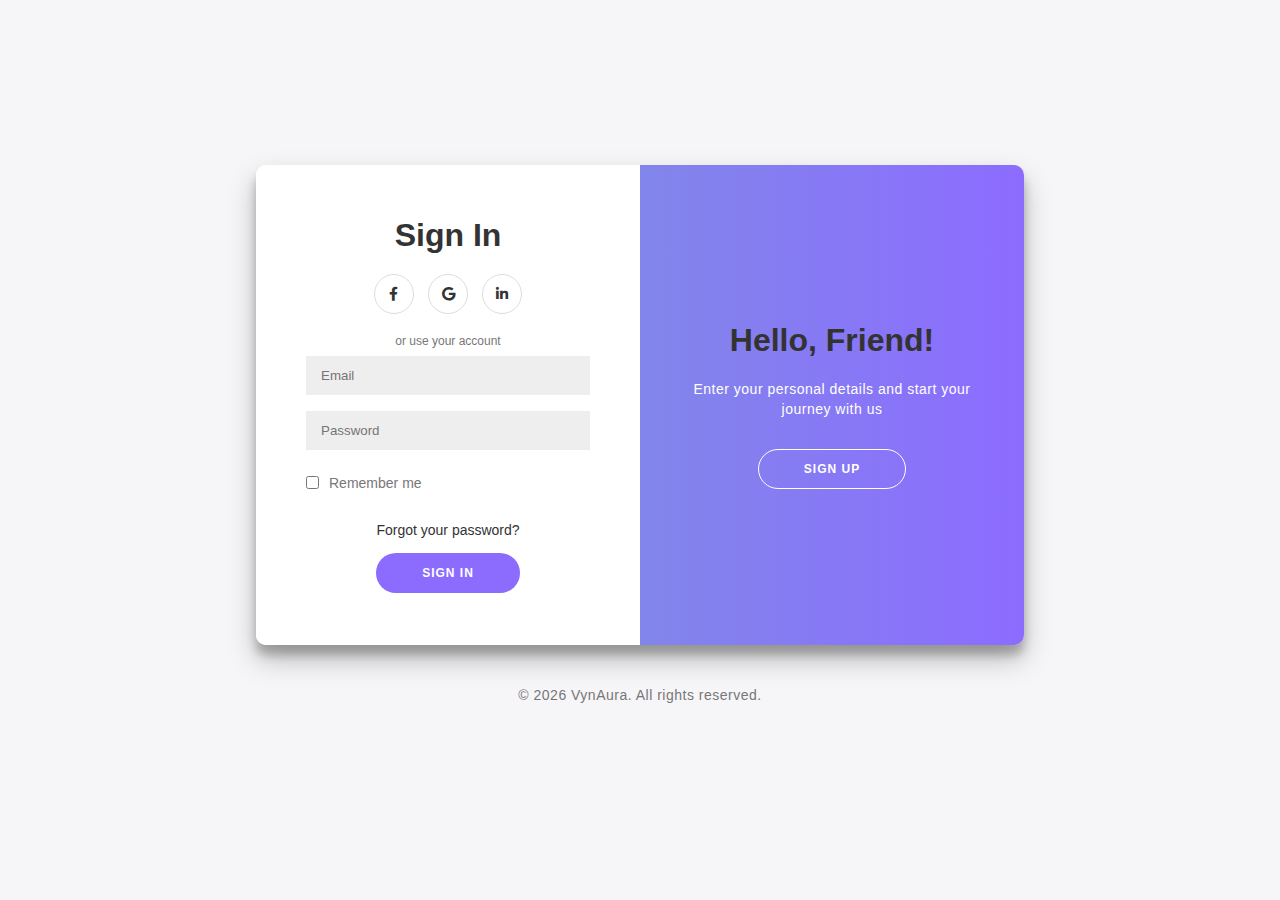
<file: login.html>
<!DOCTYPE html>
<html lang="en">
<head>
    <meta charset="UTF-8">
    <meta name="viewport" content="width=device-width, initial-scale=1.0">
    <title>VynAura - Sign In & Sign Up</title>
    <link rel="stylesheet" href="https://cdnjs.cloudflare.com/ajax/libs/font-awesome/5.15.3/css/all.min.css">
    <style>
        * {
            box-sizing: border-box;
            margin: 0;
            padding: 0;
        }

        body {
            background: #f6f5f7;
            font-family: 'Montserrat', sans-serif;
            display: flex;
            flex-direction: column;
            align-items: center;
            justify-content: center;
            min-height: 100vh;
            margin: 0;
        }

        .container {
            background-color: #fff;
            border-radius: 10px;
            box-shadow: 0 14px 28px rgba(0,0,0,0.25), 0 10px 10px rgba(0,0,0,0.22);
            position: relative;
            overflow: hidden;
            width: 768px;
            max-width: 100%;
            min-height: 480px;
        }

        h1 {
            font-weight: bold;
            margin: 0;
            color: #333;
        }

        p {
            font-size: 14px;
            font-weight: 100;
            line-height: 20px;
            letter-spacing: 0.5px;
            margin: 20px 0 30px;
        }

        span {
            font-size: 12px;
            color: #777;
        }

        a {
            color: #333;
            font-size: 14px;
            text-decoration: none;
            margin: 15px 0;
        }

        button {
            border-radius: 20px;
            border: 1px solid #8c6cff7e;
            background-color: #8c6cff;
            color: #FFFFFF;
            font-size: 12px;
            font-weight: bold;
            padding: 12px 45px;
            letter-spacing: 1px;
            text-transform: uppercase;
            transition: transform 80ms ease-in;
            cursor: pointer;
        }

        button:active {
            transform: scale(0.95);
        }

        button:focus {
            outline: none;
        }

        button.ghost {
            background-color: transparent;
            border-color: #FFFFFF;
        }

        form {
            background-color: #FFFFFF;
            display: flex;
            align-items: center;
            justify-content: center;
            flex-direction: column;
            padding: 0 50px;
            height: 100%;
            text-align: center;
        }

        input {
            background-color: #eee;
            border: none;
            padding: 12px 15px;
            margin: 8px 0;
            width: 100%;
        }

        .form-container {
            position: absolute;
            top: 0;
            height: 100%;
            transition: all 0.6s ease-in-out;
        }

        .sign-in-container {
            left: 0;
            width: 50%;
            z-index: 2;
        }

        .container.right-panel-active .sign-in-container {
            transform: translateX(100%);
        }

        .sign-up-container {
            left: 0;
            width: 50%;
            opacity: 0;
            z-index: 1;
        }

        .container.right-panel-active .sign-up-container {
            transform: translateX(100%);
            opacity: 1;
            z-index: 5;
            animation: show 0.6s;
        }

        @keyframes show {
            0%, 49.99% {
                opacity: 0;
                z-index: 1;
            }
            
            50%, 100% {
                opacity: 1;
                z-index: 5;
            }
        }

        .overlay-container {
            position: absolute;
            top: 0;
            left: 50%;
            width: 50%;
            height: 100%;
            overflow: hidden;
            transition: transform 0.6s ease-in-out;
            z-index: 100;
        }

        .container.right-panel-active .overlay-container{
            transform: translateX(-100%);
        }

        .overlay {
            background: #415eff;
            background: -webkit-linear-gradient(to right, #8c6cff, #1308a07c);
            background: linear-gradient(to right, #185db896, #8c6cff);
            background-repeat: no-repeat;
            background-size: cover;
            background-position: 0 0;
            color: #FFFFFF;
            position: relative;
            left: -100%;
            height: 100%;
            width: 200%;
            transform: translateX(0);
            transition: transform 0.6s ease-in-out;
        }

        .container.right-panel-active .overlay {
            transform: translateX(50%);
        }

        .overlay-panel {
            position: absolute;
            display: flex;
            align-items: center;
            justify-content: center;
            flex-direction: column;
            padding: 0 40px;
            text-align: center;
            top: 0;
            height: 100%;
            width: 50%;
            transform: translateX(0);
            transition: transform 0.6s ease-in-out;
        }

        .overlay-left {
            transform: translateX(-20%);
        }

        .container.right-panel-active .overlay-left {
            transform: translateX(0);
        }

        .overlay-right {
            right: 0;
            transform: translateX(0);
        }

        .container.right-panel-active .overlay-right {
            transform: translateX(20%);
        }

        .social-container {
            margin: 20px 0;
        }

        .social-container a {
            border: 1px solid #DDDDDD;
            border-radius: 50%;
            display: inline-flex;
            justify-content: center;
            align-items: center;
            margin: 0 5px;
            height: 40px;
            width: 40px;
            color: #333;
        }

        .social-container a:hover {
            background-color: #f5f5f5;
        }

        .remember-me {
            display: flex;
            align-items: center;
            width: 100%;
            margin: 10px 0;
        }

        .remember-me input {
            width: auto;
            margin-right: 10px;
        }

        .remember-me label {
            font-size: 14px;
            color: #777;
        }

        footer {
            margin-top: 20px;
            color: #777;
            font-size: 12px;
        }

        /* Form validation styles */
        .error-message {
            color: #ff3860;
            font-size: 12px;
            margin-top: 5px;
            display: none;
        }

        input.error {
            border: 1px solid #ff3860;
        }

        .success-message {
            background: #23d160;
            color: white;
            padding: 10px;
            border-radius: 5px;
            margin: 10px 0;
            display: none;
        }
    </style>
</head>
<body>
    <div class="container" id="container">
        <div class="form-container sign-up-container">
            <form id="signupForm" action="https://formspree.io/f/mwpwnwbd" method="POST">
                <h1>Create Account</h1>
                <div class="social-container">
                    <a href="#" class="social"><i class="fab fa-facebook-f"></i></a>
                    <a href="#" class="social"><i class="fab fa-google"></i></a>
                    <a href="#" class="social"><i class="fab fa-linkedin-in"></i></a>
                </div>
                <span>or use your email for registration</span>
                <input type="text" name="name" placeholder="Full Name" required />
                <div class="error-message" id="nameError">Please enter your full name</div>
                
                <input type="email" name="email" placeholder="Email" required />
                <div class="error-message" id="emailError">Please enter a valid email address</div>
                
                <input type="password" name="password" placeholder="Password" required minlength="6" />
                <div class="error-message" id="passwordError">Password must be at least 6 characters</div>
                
                <button type="submit">Sign Up</button>
                <div class="success-message" id="signupSuccess">Account created successfully! Redirecting...</div>
            </form>
        </div>
        <div class="form-container sign-in-container">
            <form id="signinForm">
                <h1>Sign In</h1>
                <div class="social-container">
                    <a href="#" class="social"><i class="fab fa-facebook-f"></i></a>
                    <a href="#" class="social"><i class="fab fa-google"></i></a>
                    <a href="#" class="social"><i class="fab fa-linkedin-in"></i></a>
                </div>
                <span>or use your account</span>
                <input type="email" id="loginEmail" placeholder="Email" required />
                <div class="error-message" id="loginEmailError">Please enter your email</div>
                
                <input type="password" id="loginPassword" placeholder="Password" required />
                <div class="error-message" id="loginPasswordError">Please enter your password</div>
                
                <div class="remember-me">
                    <input type="checkbox" id="remember">
                    <label for="remember">Remember me</label>
                </div>
                <a href="#">Forgot your password?</a>
                <button type="submit">Sign In</button>
                <div class="success-message" id="signinSuccess">Login successful! Redirecting...</div>
            </form>
        </div>
        <div class="overlay-container">
            <div class="overlay">
                <div class="overlay-panel overlay-left">
                    <h1>Welcome Back!</h1>
                    <p>To keep connected with us please login with your personal info</p>
                    <button class="ghost" id="signIn">Sign In</button>
                </div>
                <div class="overlay-panel overlay-right">
                    <h1>Hello, Friend!</h1>
                    <p>Enter your personal details and start your journey with us</p>
                    <button class="ghost" id="signUp">Sign Up</button>
                </div>
            </div>
        </div>
    </div>

    <footer>
        <p>&copy; 2026 VynAura. All rights reserved.</p>
    </footer>

    <script>
        // Form switching
        const signUpButton = document.getElementById('signUp');
        const signInButton = document.getElementById('signIn');
        const container = document.getElementById('container');

        signUpButton.addEventListener('click', () => {
            container.classList.add('right-panel-active');
        });

        signInButton.addEventListener('click', () => {
            container.classList.remove('right-panel-active');
        });

        // Form validation and submission
        document.addEventListener('DOMContentLoaded', function() {
            const signupForm = document.getElementById('signupForm');
            const signinForm = document.getElementById('signinForm');

            // Sign Up Form Validation
            signupForm.addEventListener('submit', function(e) {
                e.preventDefault();
                
                if (validateSignUpForm()) {
                    // Show loading state
                    const submitBtn = this.querySelector('button[type="submit"]');
                    const originalText = submitBtn.innerHTML;
                    submitBtn.innerHTML = '<i class="fas fa-spinner fa-spin"></i> Creating Account...';
                    submitBtn.disabled = true;

                    // Submit to Formspree
                    const formData = new FormData(this);
                    
                    fetch(this.action, {
                        method: 'POST',
                        body: formData,
                        headers: {
                            'Accept': 'application/json'
                        }
                    })
                    .then(response => {
                        if (response.ok) {
                            // Show success message
                            document.getElementById('signupSuccess').style.display = 'block';
                            
                            // Store user data in localStorage
                            const userData = {
                                name: formData.get('name'),
                                email: formData.get('email'),
                                isLoggedIn: true
                            };
                            localStorage.setItem('vynaura_user', JSON.stringify(userData));
                            
                            // Redirect to sign-in page after 2 seconds
                            setTimeout(() => {
                                window.location.href = 'login.html';
                            }, 2000);
                        } else {
                            throw new Error('Form submission failed');
                        }
                    })
                    .catch(error => {
                        console.error('Error:', error);
                        alert('There was an error creating your account. Please try again.');
                        submitBtn.innerHTML = originalText;
                        submitBtn.disabled = false;
                    });
                }
            });

            // Sign In Form Validation
            signinForm.addEventListener('submit', function(e) {
                e.preventDefault();
                
                if (validateSignInForm()) {
                    // Show loading state
                    const submitBtn = this.querySelector('button[type="submit"]');
                    const originalText = submitBtn.innerHTML;
                    submitBtn.innerHTML = '<i class="fas fa-spinner fa-spin"></i> Signing In...';
                    submitBtn.disabled = true;

                    // Simulate authentication (replace with real auth)
                    const email = document.getElementById('loginEmail').value;
                    const password = document.getElementById('loginPassword').value;
                    
                    // For demo purposes - in real app, validate against backend
                    setTimeout(() => {
                        // Store user session
                        const userData = {
                            email: email,
                            name: email.split('@')[0], // Simple name extraction
                            isLoggedIn: true
                        };
                        localStorage.setItem('vynaura_user', JSON.stringify(userData));
                        
                        // Show success message
                        document.getElementById('signinSuccess').style.display = 'block';
                        
                        // Redirect to main page
                        setTimeout(() => {
                            window.location.href = 'index.html';
                        }, 1500);
                    }, 1000);
                }
            });

            // Real-time validation
            setupRealTimeValidation();
        });

        function validateSignUpForm() {
            let isValid = true;
            const name = document.querySelector('input[name="name"]');
            const email = document.querySelector('input[name="email"]');
            const password = document.querySelector('input[name="password"]');

            // Reset errors
            document.querySelectorAll('.error-message').forEach(msg => msg.style.display = 'none');
            document.querySelectorAll('input').forEach(input => input.classList.remove('error'));

            // Name validation
            if (!name.value.trim()) {
                document.getElementById('nameError').style.display = 'block';
                name.classList.add('error');
                isValid = false;
            }

            // Email validation
            if (!validateEmail(email.value)) {
                document.getElementById('emailError').style.display = 'block';
                email.classList.add('error');
                isValid = false;
            }

            // Password validation
            if (password.value.length < 6) {
                document.getElementById('passwordError').style.display = 'block';
                password.classList.add('error');
                isValid = false;
            }

            return isValid;
        }

        function validateSignInForm() {
            let isValid = true;
            const email = document.getElementById('loginEmail');
            const password = document.getElementById('loginPassword');

            // Reset errors
            document.querySelectorAll('.error-message').forEach(msg => msg.style.display = 'none');
            document.querySelectorAll('input').forEach(input => input.classList.remove('error'));

            // Email validation
            if (!email.value.trim()) {
                document.getElementById('loginEmailError').style.display = 'block';
                email.classList.add('error');
                isValid = false;
            }

            // Password validation
            if (!password.value.trim()) {
                document.getElementById('loginPasswordError').style.display = 'block';
                password.classList.add('error');
                isValid = false;
            }

            return isValid;
        }

        function validateEmail(email) {
            const re = /^[^\s@]+@[^\s@]+\.[^\s@]+$/;
            return re.test(email);
        }

        function setupRealTimeValidation() {
            // Sign up form real-time validation
            document.querySelector('input[name="name"]').addEventListener('input', function() {
                if (this.value.trim()) {
                    this.classList.remove('error');
                    document.getElementById('nameError').style.display = 'none';
                }
            });

            document.querySelector('input[name="email"]').addEventListener('input', function() {
                if (validateEmail(this.value)) {
                    this.classList.remove('error');
                    document.getElementById('emailError').style.display = 'none';
                }
            });

            document.querySelector('input[name="password"]').addEventListener('input', function() {
                if (this.value.length >= 6) {
                    this.classList.remove('error');
                    document.getElementById('passwordError').style.display = 'none';
                }
            });

            // Sign in form real-time validation
            document.getElementById('loginEmail').addEventListener('input', function() {
                if (this.value.trim()) {
                    this.classList.remove('error');
                    document.getElementById('loginEmailError').style.display = 'none';
                }
            });

            document.getElementById('loginPassword').addEventListener('input', function() {
                if (this.value.trim()) {
                    this.classList.remove('error');
                    document.getElementById('loginPasswordError').style.display = 'none';
                }
            });
        }

        // Check if user is already logged in
        window.addEventListener('load', function() {
            const user = JSON.parse(localStorage.getItem('vynaura_user'));
            if (user && user.isLoggedIn) {
                // If user is logged in and on login page, redirect to main page
                window.location.href = 'index.html';
            }
        });
    </script>
</body>
</html>
</file>
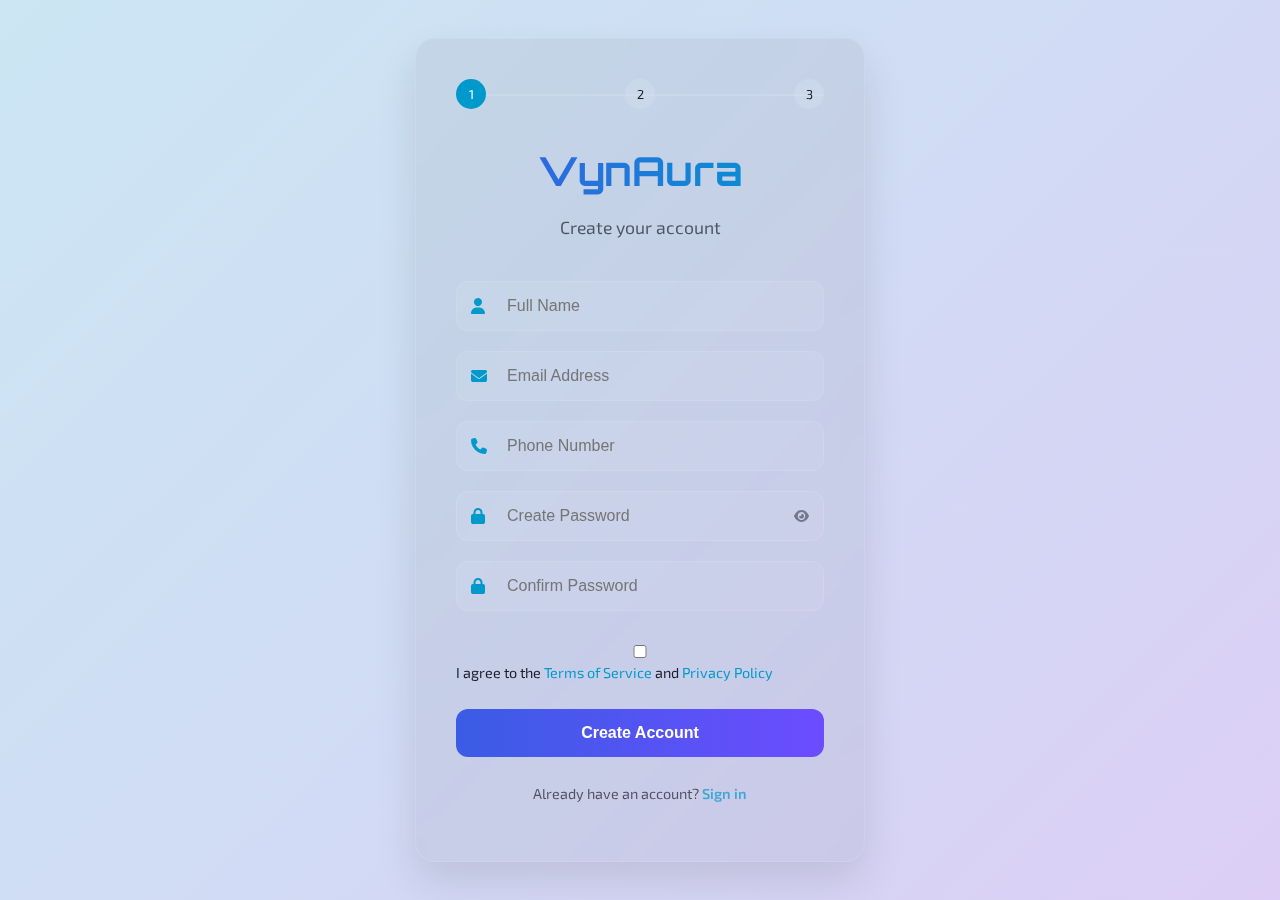
<file: signup.html>
<!DOCTYPE html>
<html lang="en">
<head>
<meta charset="UTF-8">
<meta name="viewport" content="width=device-width, initial-scale=1.0">
<title>Sign Up - VynAura</title>
<link href="https://fonts.googleapis.com/css2?family=Orbitron:wght@400;700;900&family=Exo+2:wght@300;400;500;600&display=swap" rel="stylesheet">
<link rel="stylesheet" href="https://cdnjs.cloudflare.com/ajax/libs/font-awesome/6.4.0/css/all.min.css">
<link rel="stylesheet" href="style.css">
<style>
    .signup-page {
        min-height: 100vh;
        background: var(--bg);
        display: flex;
        align-items: center;
        justify-content: center;
        padding: 20px;
    }

    .signup-container {
        width: 100%;
        max-width: 450px;
    }

    .signup-card {
        background: var(--card-bg);
        border-radius: 20px;
        padding: 40px;
        box-shadow: 0 20px 40px rgba(0, 0, 0, 0.1);
        border: 1px solid rgba(255, 255, 255, 0.1);
        backdrop-filter: blur(10px);
    }

    .signup-header {
        text-align: center;
        margin-bottom: 40px;
    }

    .signup-logo {
        font-family: 'Orbitron', sans-serif;
        font-size: 2.5rem;
        font-weight: 700;
        background: linear-gradient(90deg, var(--primary), var(--accent));
        background-clip: text;
        -webkit-text-fill-color: transparent;
        margin-bottom: 10px;
    }

    .signup-subtitle {
        opacity: 0.7;
        font-size: 1.1rem;
    }

    /* تحسينات للـ Form */
    .signup-form .input-group {
        position: relative;
        margin-bottom: 20px;
    }

    .signup-form .input-icon {
        position: absolute;
        left: 15px;
        top: 50%;
        transform: translateY(-50%);
        color: var(--accent);
    }

    .signup-form input {
        width: 100%;
        padding: 15px 15px 15px 50px;
        background: rgba(255, 255, 255, 0.05);
        border: 1px solid rgba(255, 255, 255, 0.1);
        border-radius: 12px;
        color: var(--text);
        font-size: 1rem;
        transition: all 0.3s ease;
    }

    .signup-form input:focus {
        outline: none;
        border-color: var(--accent);
        box-shadow: 0 0 0 2px rgba(0, 217, 255, 0.1);
    }

    .password-toggle {
        position: absolute;
        right: 15px;
        top: 50%;
        transform: translateY(-50%);
        background: none;
        border: none;
        color: var(--text);
        opacity: 0.5;
        cursor: pointer;
    }

    .password-strength {
        margin-top: 5px;
        font-size: 0.8rem;
        opacity: 0.7;
    }

    .password-strength.weak {
        color: #ff4444;
    }

    .password-strength.medium {
        color: #ffaa00;
    }

    .password-strength.strong {
        color: #00ff00;
    }

    .terms-checkbox {
        display: flex;
        align-items: flex-start;
        gap: 10px;
        margin: 25px 0;
        font-size: 0.9rem;
        line-height: 1.4;
    }

    .terms-checkbox input {
        margin-top: 3px;
        flex-shrink: 0;
    }

    .terms-link {
        color: var(--accent);
        text-decoration: none;
    }

    .terms-link:hover {
        text-decoration: underline;
    }

    .signup-btn {
        width: 100%;
        padding: 15px;
        background: linear-gradient(90deg, var(--primary), var(--secondary));
        color: white;
        border: none;
        border-radius: 12px;
        font-size: 1rem;
        font-weight: 600;
        cursor: pointer;
        transition: all 0.3s ease;
        margin-bottom: 25px;
    }

    .signup-btn:hover {
        transform: translateY(-2px);
        box-shadow: 0 10px 25px rgba(74, 108, 247, 0.3);
    }

    .signup-btn:disabled {
        opacity: 0.6;
        cursor: not-allowed;
        transform: none;
    }

    .signup-footer {
        text-align: center;
        opacity: 0.7;
        font-size: 0.9rem;
    }

    .login-link {
        color: var(--accent);
        text-decoration: none;
        font-weight: 600;
    }

    /* Loading spinner */
    .spinner {
        width: 20px;
        height: 20px;
        border: 2px solid transparent;
        border-top: 2px solid white;
        border-radius: 50%;
        animation: spin 1s linear infinite;
        display: none;
    }

    @keyframes spin {
        0% { transform: rotate(0deg); }
        100% { transform: rotate(360deg); }
    }

    /* Success message */
    .success-message {
        background: rgba(0, 255, 0, 0.1);
        border: 1px solid rgba(0, 255, 0, 0.3);
        color: #00ff00;
        padding: 15px;
        border-radius: 10px;
        margin-bottom: 20px;
        display: none;
    }

    /* Error message */
    .error-message {
        background: rgba(255, 0, 0, 0.1);
        border: 1px solid rgba(255, 0, 0, 0.3);
        color: #ff4444;
        padding: 15px;
        border-radius: 10px;
        margin-bottom: 20px;
        display: none;
    }

    /* Progress steps */
    .signup-progress {
        display: flex;
        justify-content: space-between;
        margin-bottom: 30px;
        position: relative;
    }

    .signup-progress::before {
        content: '';
        position: absolute;
        top: 15px;
        left: 0;
        right: 0;
        height: 2px;
        background: rgba(255, 255, 255, 0.1);
        z-index: 1;
    }

    .progress-step {
        width: 30px;
        height: 30px;
        border-radius: 50%;
        background: rgba(255, 255, 255, 0.1);
        display: flex;
        align-items: center;
        justify-content: center;
        font-size: 0.8rem;
        position: relative;
        z-index: 2;
        transition: all 0.3s ease;
    }

    .progress-step.active {
        background: var(--accent);
        color: white;
    }
    .terms-checkbox {
    display: block;
    text-align: left;
    margin: 25px 0;
    font-size: 0.9rem;
    line-height: 1.6;
}

.terms-checkbox input {
    margin-right: 10px;
    vertical-align: middle;
}

.terms-checkbox span {
    vertical-align: middle;
}

</style>
</head>
<body data-theme="light">



<!-- محتوى صفحة Signup -->
<section class="signup-page">
  <div class="signup-container">
    <div class="signup-card">
      
      <!-- Progress Steps -->
      <div class="signup-progress">
        <div class="progress-step active">1</div>
        <div class="progress-step">2</div>
        <div class="progress-step">3</div>
      </div>

      <!-- رسالة نجاح -->
      <div class="success-message" id="successMessage">
        <i class="fas fa-check-circle"></i>
        Account created! Verification email sent.
      </div>

      <!-- رسالة خطأ -->
      <div class="error-message" id="errorMessage">
        <i class="fas fa-exclamation-circle"></i>
        <span id="errorText">Please fill all fields correctly.</span>
      </div>
<div class="signup-header">
  <a href="index.html" style="text-decoration: none;">
    <div class="signup-logo">VynAura</div>
  </a>
  <p class="signup-subtitle">Create your account</p>
</div>

      <form class="signup-form" id="signupForm">
        <div class="input-group">
          <div class="input-icon">
            <i class="fas fa-user"></i>
          </div>
          <input type="text" id="fullName" placeholder="Full Name" required>
        </div>

        <div class="input-group">
          <div class="input-icon">
            <i class="fas fa-envelope"></i>
          </div>
          <input type="email" id="email" placeholder="Email Address" required>
        </div>

        <div class="input-group">
          <div class="input-icon">
            <i class="fas fa-phone"></i>
          </div>
          <input type="tel" id="phone" placeholder="Phone Number" required>
        </div>

        <div class="input-group">
          <div class="input-icon">
            <i class="fas fa-lock"></i>
          </div>
          <input type="password" id="password" placeholder="Create Password" required>
          <button type="button" class="password-toggle" id="passwordToggle">
            <i class="fas fa-eye"></i>
          </button>
        </div>
        <div class="password-strength" id="passwordStrength"></div>

        <div class="input-group">
          <div class="input-icon">
            <i class="fas fa-lock"></i>
          </div>
          <input type="password" id="confirmPassword" placeholder="Confirm Password" required>
        </div>

        <label class="terms-checkbox">
          <input type="checkbox" id="agreeTerms" required>
          <span>I agree to the <a href="#" class="terms-link">Terms of Service</a> and <a href="#" class="terms-link">Privacy Policy</a></span>
        </label>

        <button type="submit" class="signup-btn" id="submitBtn">
          <span>Create Account</span>
          <div class="spinner" id="spinner"></div>
        </button>
      </form>

      <div class="signup-footer">
        <p>Already have an account? <a href="login.html" class="login-link">Sign in</a></p>
      </div>

    </div>
  </div>
</section>

<script>
document.addEventListener('DOMContentLoaded', function() {
  const signupForm = document.getElementById('signupForm');
  const fullNameInput = document.getElementById('fullName');
  const emailInput = document.getElementById('email');
  const phoneInput = document.getElementById('phone');
  const passwordInput = document.getElementById('password');
  const confirmPasswordInput = document.getElementById('confirmPassword');
  const passwordToggle = document.getElementById('passwordToggle');
  const agreeTerms = document.getElementById('agreeTerms');
  const submitBtn = document.getElementById('submitBtn');
  const spinner = document.getElementById('spinner');
  const successMessage = document.getElementById('successMessage');
  const errorMessage = document.getElementById('errorMessage');
  const errorText = document.getElementById('errorText');
  const passwordStrength = document.getElementById('passwordStrength');

  // Show/hide password
  passwordToggle.addEventListener('click', function() {
    const type = passwordInput.getAttribute('type') === 'password' ? 'text' : 'password';
    passwordInput.setAttribute('type', type);
    this.innerHTML = type === 'password' ? '<i class="fas fa-eye"></i>' : '<i class="fas fa-eye-slash"></i>';
  });

  // Password strength checker
  passwordInput.addEventListener('input', function() {
    const password = this.value;
    let strength = '';
    let color = '';
    
    if (password.length === 0) {
      strength = '';
    } else if (password.length < 6) {
      strength = 'Weak';
      color = 'weak';
    } else if (password.length < 10) {
      strength = 'Medium';
      color = 'medium';
    } else {
      strength = 'Strong';
      color = 'strong';
    }
    
    passwordStrength.textContent = strength;
    passwordStrength.className = `password-strength ${color}`;
  });

  // Form validation
  function validateForm() {
    const email = emailInput.value;
    const password = passwordInput.value;
    const confirmPassword = confirmPasswordInput.value;
    
    // Basic email validation
    if (!email.includes('@') || !email.includes('.')) {
      showError('Please enter a valid email address');
      return false;
    }
    
    // Password match validation
    if (password !== confirmPassword) {
      showError('Passwords do not match');
      return false;
    }
    
    // Password length validation
    if (password.length < 6) {
      showError('Password must be at least 6 characters long');
      return false;
    }
    
    // Terms agreement validation
    if (!agreeTerms.checked) {
      showError('Please agree to the terms and conditions');
      return false;
    }
    
    hideError();
    return true;
  }

  function showError(message) {
    errorText.textContent = message;
    errorMessage.style.display = 'block';
    successMessage.style.display = 'none';
  }

  function hideError() {
    errorMessage.style.display = 'none';
  }
// Form submission - FIXED VERSION
signupForm.addEventListener('submit', async function(e) {
  e.preventDefault();
  
  if (!validateForm()) {
    return;
  }
  
  // Show loading
  submitBtn.disabled = true;
  spinner.style.display = 'inline-block';
  submitBtn.querySelector('span').textContent = 'Creating Account...';

  try {
    console.log('💾 Saving user data to localStorage...');
    
    // Create user object
    const userData = {
      fullName: fullNameInput.value,
      email: emailInput.value,
      phone: phoneInput.value,
      password: passwordInput.value, // Store the actual password for login check
      signupDate: new Date().toISOString()
    };
    
    console.log('User data to save:', userData);
    
    // Save to localStorage - THIS IS WHAT LOGIN.HTML CHECKS
    localStorage.setItem('vynaura_user', JSON.stringify(userData));
    
    // Verify it was saved
    const savedUser = localStorage.getItem('vynaura_user');
    console.log('✅ User saved to localStorage:', savedUser);
    
    // Also send to Formspree for email notification (optional)
    const formData = new FormData();
    formData.append('name', fullNameInput.value);
    formData.append('email', emailInput.value);
    formData.append('phone', phoneInput.value);
    formData.append('_subject', 'New VynAura Signup');
    formData.append('_replyto', emailInput.value);
    
    fetch('https://formspree.io/f/mwpwnwbd', {
      method: 'POST',
      body: formData
    }).then(() => {
      console.log('📧 Formspree submission successful');
    }).catch(error => {
      console.log('⚠️ Formspree submission failed, but user saved locally');
    });
    
    // Success - show success message
    successMessage.style.display = 'block';
    hideError();
    spinner.style.display = 'none';
    submitBtn.querySelector('span').textContent = 'Account Created!';
    
    console.log('✅ Registration successful!');
    
    // Redirect to login after delay
    setTimeout(() => {
      window.location.href = 'login.html';
    }, 2000);
    
  } catch (error) {
    console.error('❌ Registration error:', error);
    showError('Registration failed. Please try again.');
    spinner.style.display = 'none';
    submitBtn.disabled = false;
    submitBtn.querySelector('span').textContent = 'Create Account';
  }
});
  // Real-time validation
  [fullNameInput, emailInput, phoneInput, passwordInput, confirmPasswordInput].forEach(input => {
    input.addEventListener('input', hideError);
  });
});
</script>

</body>
</html>
</file>
<file: style.css>
/* ============================================= */
/* --- Root Variables & Theme --- */
/* ============================================= */
:root {
    --bg: linear-gradient(135deg, #0a0f2b 0%, #1a1d2b 50%, #2d1b4e 100%);
    --text: #f8f9fa;
    --primary: #4a6cf7;
    --secondary: #8c6cff;
    --accent: #00d9ff;
    --card-bg: rgba(255, 255, 255, 0.05);
    --navbar-bg: rgba(26, 29, 43, 0.9);
    --success: #10b981;
    --error: #ef4444;
    --warning: #f59e0b;
}
[data-theme="light"] {
    --bg: linear-gradient(135deg, #cce6f4 0%, #d3c1f389 100%);
    --text: #1a1d2b;
    --primary: #3a5ce5;
    --secondary: #6c4cff;
    --accent: #0099cc;
    --card-bg: rgba(0, 0, 0, 0.05);
    --navbar-bg: rgba(248, 249, 250, 0.9);
}




/* --- Global Styles --- */
* {
    margin: 0;
    padding: 0;
    box-sizing: border-box;
}
body {
    font-family: 'Exo 2', sans-serif;
    background: var(--bg);
    color: var(--text);
    overflow-x: hidden;
    scroll-behavior: smooth;
    transition: background 0.8s, color 0.5s;
    line-height: 1.6;
}
h1,h2,h3,h4 {
    font-family: 'Orbitron', sans-serif;
    font-weight: 700;
    margin-bottom: 1rem;
}
h2 {
    font-family: 'Orbitron', sans-serif;
    font-weight: 2000;
    margin-bottom: 1rem;
    font-size: 30px;
}
p {
    margin-bottom: 1rem;
    font-weight: 400;
}
a {
    text-decoration: none;
    color: inherit;
}
.container {
    max-width: 1200px;
    margin: 0 auto;
    padding: 0 20px;
}
section {
    padding: 100px 0;
}













/* ============================================= */
/* --- loading screen --- */
/* ============================================= */
.loading-screen {
    position: fixed;
    top: 0;
    left: 0;
    width: 100%;
    height: 100%;
    background: var(--bg);
    display: flex;
    justify-content: center;
    align-items: center;
    z-index: 9999;
    transition: opacity 0.8s ease, visibility 0.8s ease;
    padding: 20px; /* Added padding for mobile safety */
    box-sizing: border-box;
}
.loading-screen.hidden {
    opacity: 0;
    visibility: hidden;
    pointer-events: none;
}
.loading-content {
    text-align: center;
    max-width: 90%; 
    margin: 0 auto;
}
.loading-logo {
    font-family: 'Orbitron', sans-serif;
    font-size: 2.5rem; 
    font-weight: 700;
    background: linear-gradient(90deg, var(--primary), var(--accent));
    background-clip: text;
    -webkit-text-fill-color: transparent;
    margin-bottom: 1.5rem;
    line-height: 1.2;
}
.loading-spinner {
    width: 40px; 
    height: 40px;
    border: 3px solid rgba(74, 108, 247, 0.3);
    border-top: 3px solid var(--primary);
    border-radius: 50%;
    animation: spin 1s linear infinite;
    display: inline-block;
    margin: 0 auto 1rem;
}
.loading-content p {
    font-size: 1rem;
    margin: 0;
    color: var(--text);
    opacity: 0.8;
}
@keyframes spin {
    0% {transform: rotate(0deg);}
    100% {transform: rotate(360deg);}
}
@media (min-width: 768px) {
    .loading-logo {
        font-size: 3rem; 
        margin-bottom: 2rem;
    }
    
    .loading-spinner {
        width: 50px;
        height: 50px;
        margin-bottom: 1.5rem;
    }
    
    .loading-content p {
        font-size: 1.2rem;
    }
}
@media (min-width: 1024px) {
    .loading-logo {
        font-size: 3.5rem; 
    }
    .loading-content p {
        font-size: 1.3rem;
    }
}
@media (max-width: 360px) {
    .loading-logo {
        font-size: 2rem;
        margin-bottom: 1rem;
    }
    .loading-spinner {
        width: 35px;
        height: 35px;
        margin-bottom: 0.8rem;
    }
    
    .loading-content p {
        font-size: 0.9rem;
    }
}















/* ============================================= */
/* --- navbar --- */
/* ============================================= */
.navbar {
  position: fixed;
  top: 0;
  left: 0;
  width: 100%;
  background:#e1f2fbbc;
  backdrop-filter: blur(10px);
  z-index: 1000;
  padding: 15px 0;
  transition: all 0.3s ease;
}
.navbar.scrolled {
  padding: 10px 0;
  box-shadow: 0 5px 20px rgba(0, 0, 0, 0.1);
} 
.navbar .container {
  display: flex;
  align-items: center;
  justify-content: space-between;
  gap: 10px;
}
.logo {
  font-family: 'Orbitron', sans-serif;
  font-size: 2rem;
  font-weight: 700;
  background: linear-gradient(90deg, var(--primary), var(--accent));
  background-clip: text;
  -webkit-text-fill-color: transparent;
  text-shadow: 0 0 10px rgba(29, 56, 164, 0.3);
}
.nav-links .login-btn {
  background: linear-gradient(90deg, var(--primary), var(--secondary));
  padding: 8px 20px;
  border-radius: 25px;
  margin-left: 10px;
  transition: all 0.3s ease;
  text-align:center;
  color:#e6e9ff;
}
.nav-links .login-btn:hover {
  transform: translateY(-2px);
  box-shadow: 0 5px 15px rgba(74, 108, 247, 0.4);
}
.nav-links .login-btn::after {
  display: none;
}
.nav-links {
  display: flex;
  list-style: none;
  gap: 30px;
}
.nav-links a {
  font-size: 1.1rem;
  font-weight: 500;
  position: relative;
  padding: 20px 0;
  transition: color 0.3s ease;
}
.nav-links a:hover {
  color: var(--accent);
}
.nav-links a::after {
  content: '';
  position: absolute;
  bottom: 0;
  left: 0;
  width: 0;
  height: 2px;
  background: var(--accent);
  transition: width 0.3s ease;
}
.nav-links a:hover::after {
  width: 100%;
}
.nav-right {
  display: flex;
  align-items: center;
  gap: 20px;
}
.user-status-compact {
  display: flex;
  align-items: center;
  position: relative;
}
.user-avatar {
  width: 40px;
  height: 40px;
  border-radius: 50%;
  background: linear-gradient(90deg, var(--primary), var(--secondary));
  display: flex;
  align-items: center;
  justify-content: center;
  color: white;
  cursor: pointer;
  font-size: 1.2rem;
  transition: all 0.3s ease;
}
.user-avatar:hover {
  transform: scale(1.1);
}
.user-dropdown {
  display: none;
  position: absolute;
  top: 100%;
  right: 0;
  background: var(--card-bg);
  border-radius: 12px;
  padding: 20px;
  box-shadow: 0 10px 30px rgba(0,0,0,0.15);
  min-width: 180px;
  z-index: 1000;
  border: 1px solid var(--border-color);
  margin-top: 10px;
}
.user-status-compact:hover .user-dropdown {
  display: block;
}
.user-info {
  margin-bottom: 15px;
  text-align: center;
}
.user-info span {
  font-weight: 600;
  color: var(--text);
}
.logout-btn {
  background: transparent;
  border: 1px solid var(--accent);
  color: var(--accent);
  padding: 8px 16px;
  border-radius: 20px;
  cursor: pointer;
  transition: all 0.3s ease;
  width: 100%;
  font-size: 0.9rem;
}
.logout-btn:hover {
  background: var(--accent);
  color: white;
}
.nav-right .login-btn {
  background: linear-gradient(90deg, var(--primary), var(--secondary));
  padding: 10px 12px;
  border-radius: 50%;
  color: #e6e9ff;
  width: 40px;
  height: 40px;
  display: flex;
  align-items: center;
  justify-content: center;
  text-decoration: none;
}
.nav-right .login-btn:hover {
  transform: scale(1.1);
  box-shadow: 0 5px 15px rgba(74, 108, 247, 0.4);
}
@media (max-width: 968px) {
  .nav-links {
    gap: 20px;
  }
  
  .nav-links a {
    font-size: 1rem;
    padding: 15px 0;
  }
  
  .logo {
    font-size: 1.7rem;
  }
}
@media (max-width: 768px) {
  .navbar .container {
    padding: 0 15px;
  }
  
  .nav-links {
    gap: 15px;
  }
  
  .nav-links a {
    font-size: 0.95rem;
  }
  
  .logo {
    font-size: 1.5rem;
  }
  
  .nav-right {
    gap: 15px;
  }
}
@media (max-width: 640px) {
  .nav-links {
    display: none;
    background: #ffffff;
  }
  .logo {
    font-size: 1.3rem;
  }
  .nav-right {
    gap: 10px;
  }
  .user-avatar {
    width: 35px;
    height: 35px;
    font-size: 1rem;
  }
  .nav-right .login-btn {
    width: 35px;
    height: 35px;
  }
}
@media (max-width: 480px) {
  .navbar {
    padding: 12px 0;
  }
  
  .navbar.scrolled {
    padding: 8px 0;
  }
  
  .logo {
    font-size: 1.1rem;
  }
  
  .nav-right {
    gap: 8px;
  }
}
.menu-toggle {
  display: none;
  flex-direction: column;
  background: transparent;
  border: none;
  cursor: pointer;
  padding: 5px;
  gap: 4px;
}
.menu-toggle .bar {
  width: 25px;
  height: 3px;
  background: var(--text); 
  border-radius: 2px;
  transition: all 0.3s ease;
}
.menu-toggle.active .bar:nth-child(1) {
  transform: rotate(45deg) translate(6px, 6px);
}
.menu-toggle.active .bar:nth-child(2) {
  opacity: 0;
}
.menu-toggle.active .bar:nth-child(3) {
  transform: rotate(-45deg) translate(6px, -6px);
}
.nav-overlay {
  display: none;
  position: fixed;
  top: 0;
  left: 0;
  width: 100%;
  height: 100%;
  background: rgba(0, 0, 0, 0.5);
  z-index: 999;
}
@media (max-width: 640px) {
  .nav-links {
    display: none;
    position: fixed;
    top: 0;
    left: -300px; 
    width: 250px; /* Side menu width */
    height: 100vh;
    background: #d7e6ec9c;
    flex-direction: column;
    padding: 80px 20px 20px 20px;
    box-shadow: -5px 0 20px rgba(164, 15, 15, 0.1);
    z-index: 1000;
    gap: 0;
    transition: left 0.3s ease;
  }
  .nav-links.active {
    display: flex;
    left: 0; 
  }
  .nav-links li {
    margin: 8px 0;
  }
  .nav-links a {
    padding: 12px 15px;
    display: block;
    text-align: left;
    border-radius: 8px;
    transition: all 0.3s ease;
  }
  .nav-links a:hover {
    background: rgba(74, 108, 247, 0.1);
  }
  .nav-links .login-btn {
    margin: 20px 0 0 0;
    display: block;
    text-align: center;
  }
  .menu-toggle {
    display: flex; 
  }
  .nav-overlay.active {
    display: block; 
  }
  .nav-links {
    z-index: 1001;
  }
}
















/* ============================================= */
/* --- Theme Toggle --- */
/* ============================================= */
.theme-toggle {
  background: transparent;
  border: none;
  padding: 0;
  cursor: pointer;
  display: flex;
  align-items: center;
}
.theme-toggle span {
  display: none;
}
.switch {
  position: relative;
  width: 100px;
  height: 38px;
  margin: 0px;
  appearance: none;
  -webkit-appearance: none;
  background-size: cover;
  background-repeat: no-repeat;
  background-image: url('[data-uri]');
  border-radius: 19px;
  box-shadow: inset 0px 0px 2px rgba(255,255,255,.7);
  transition: background-image 1s ease-in-out;
  outline: none;
  cursor: pointer;
  overflow: hidden;
}
.switch:checked {
  background-size: cover;
  transition: background-image 1s ease-in-out;
  background-image: url('[data-uri]');

}
.switch:after {
  content: '';
  width: 34px;
  height: 34px;
  border-radius: 50%;
  background-color: #fff;
  position: absolute;
  left: 2px;
  top: 2px;
  transform: translateX(0px);
  animation: off 1s forwards cubic-bezier(.8, .5, .2, 1.4);
  box-shadow: inset 5px -5px 4px rgba(53, 53, 53, 0.3);
}
@keyframes off {
  0% { transform: translateX(62px); width: 34px; }
  50% { width: 55px; border-radius: 19px; }
  100% { transform: translateX(0px); width: 34px; }
}
.switch:checked:after {
  animation: on 1s forwards cubic-bezier(.8, .5, .2, 1.4);
  box-shadow: inset -5px -5px 4px rgba(53, 53, 53, 0.3);
}
@keyframes on {
  0% { transform: translateX(0px); width: 34px; }
  50% { width: 55px; border-radius: 19px; }
  100% { transform: translateX(62px); width: 34px; }
}
.switch:checked:before {
  content: '';
  width: 11px;
  height: 11px;
  border-radius: 50%;
  position: absolute;
  left: 11px;
  top: 4px;
  transform-origin: 40px 8px;
  background-color: transparent;
  box-shadow: 5px -1px 0px #fff;
  filter: blur(0px);
  animation: sun 1s forwards ease;
}
@keyframes sun {
  0% { transform: rotate(170deg); background-color: transparent; box-shadow: 5px -1px 0px #fff; filter: blur(0px); }
  50% { background-color: transparent; box-shadow: 5px -1px 0px #fff; filter: blur(0px); }
  90% { background-color: #f5daaa; box-shadow: 0px 0px 10px #f5deb4, 0px 0px 20px #f5deb4, 0px 0px 30px #f5deb4, inset 0px 0px 2px #efd3a3; filter: blur(1px); }
  100% { transform: rotate(0deg); background-color: #f5daaa; box-shadow: 0px 0px 10px #f5deb4, 0px 0px 20px #f5deb4, 0px 0px 30px #f5deb4, inset 0px 0px 2px #efd3a3; filter: blur(1px); }
}
.switch:before {
  content: '';
  width: 11px;
  height: 11px;
  border-radius: 50%;
  position: absolute;
  left: 11px;
  top: 4px;
  filter: blur(1px);
  background-color: #f5daaa;
  box-shadow: 0px 0px 10px #f5deb4, 0px 0px 20px #f5deb4, 0px 0px 30px #f5deb4, inset 0px 0px 2px #efd3a3;
  transform-origin: 40px 8px;
  animation: moon 1s forwards ease;
}
@keyframes moon {
  0% { transform: rotate(0deg); filter: blur(1px); }
  50% { filter: blur(1px); }
  90% { background-color: transparent; box-shadow: 5px -1px 0px #fff; filter: blur(0px); }
  100% { transform: rotate(170deg); background-color: transparent; box-shadow: 5px -1px 0px #fff; filter: blur(0px); }
}
/* --- Responsive Theme Toggle --- */
@media (max-width: 768px) {
  .switch {
    width: 90px;
    height: 34px;
  }
  
  .switch:after {
    width: 30px;
    height: 30px;
  }
  
  @keyframes off {
    0% { transform: translateX(56px); width: 30px; }
    50% { width: 50px; border-radius: 17px; }
    100% { transform: translateX(0px); width: 30px; }
  }
  
  @keyframes on {
    0% { transform: translateX(0px); width: 30px; }
    50% { width: 50px; border-radius: 17px; }
    100% { transform: translateX(56px); width: 30px; }
  }
  
  .switch:before,
  .switch:checked:before {
    width: 10px;
    height: 10px;
    left: 10px;
    top: 3px;
    transform-origin: 36px 7px;
  }
}
@media (max-width: 640px) {
  .switch {
    width: 80px;
    height: 32px;
  }
  
  .switch:after {
    width: 28px;
    height: 28px;
  }
  
  @keyframes off {
    0% { transform: translateX(50px); width: 28px; }
    50% { width: 45px; border-radius: 16px; }
    100% { transform: translateX(0px); width: 28px; }
  }
  
  @keyframes on {
    0% { transform: translateX(0px); width: 28px; }
    50% { width: 45px; border-radius: 16px; }
    100% { transform: translateX(50px); width: 28px; }
  }
  
  .switch:before,
  .switch:checked:before {
    width: 9px;
    height: 9px;
    left: 9px;
    top: 3px;
    transform-origin: 32px 6px;
  }
}
@media (max-width: 480px) {
  .switch {
    width: 70px;
    height: 28px;
  }
  
  .switch:after {
    width: 24px;
    height: 24px;
  }
  
  @keyframes off {
    0% { transform: translateX(44px); width: 24px; }
    50% { width: 40px; border-radius: 14px; }
    100% { transform: translateX(0px); width: 24px; }
  }
  
  @keyframes on {
    0% { transform: translateX(0px); width: 24px; }
    50% { width: 40px; border-radius: 14px; }
    100% { transform: translateX(44px); width: 24px; }
  }
  
  .switch:before,
  .switch:checked:before {
    width: 8px;
    height: 8px;
    left: 8px;
    top: 2px;
    transform-origin: 28px 5px;
  }
}















/* ============================================= */
/* ---  Hero Section with Centered 3D Model  --- */
/* ============================================= */
.hero {
  position: relative;
  height: 80vh;
  min-height: 600px;
  display: flex;
  flex-direction: column;
  justify-content: center;
  align-items: center;
  overflow: hidden;
  padding: 40px 20px;
   margin-top: 80px;
}
.hero-3d-container {
  position: relative;
  width: 100%;
  max-width: 1200px;
  display: flex;
  flex-direction: column;
  align-items: center;
  justify-content: center;
}
.model-loading {
  position: absolute;
  top: 0;
  left: 0;
  width: 50%;
  height: 100%;
  display: flex;
  flex-direction: column;
  justify-content: center;
  align-items: center;
  background: var(--card-bg);
  z-index: 2;
}
.split-screen-container {
  display: flex;
  flex-direction: column;
  align-items: center;
  justify-content: center;
  width: 100%;
  gap: 0px;
}
.model-side {
  position: relative;
  width: 100%;
  max-width: 1000px;
  height: 300px;
  display: flex;
  align-items: center;
  justify-content: center;
  margin: 0 auto;
  overflow: hidden;
  border-radius: 20px;
}
.model-side model-viewer {
  width: 100%;
  height: 100%;
  border-radius: 20px;
  overflow: hidden;
}
.text-side {
  display: flex;
  flex-direction: column;
  align-items: center;
  justify-content: center;
  text-align: center;
  max-width: 600px;
  margin: 0 auto;
}
.text-side .content h1 {
  font-size: 3.5rem;
  margin-bottom: 1.5rem;
  background: linear-gradient(90deg, var(--primary), var(--accent));
  background-clip: text;
  -webkit-text-fill-color: transparent;
  line-height: 1.1;
}
.text-side .content p {
  font-size: 1rem;
  opacity: 0.9;
  line-height: 1.6;
  margin-bottom: 2rem;
}
@media (max-width: 768px) {
  .hero {
    height: 70vh;
    min-height: 500px;
    padding: 20px;
  }
  
  .model-side {
    height: 300px;
    max-width: 400px;
  }
  
  .text-side .content h1 {
    font-size: 2.5rem;
  }
  
  .text-side .content p {
    font-size: 1.1rem;
  }
  
  .split-screen-container {
    gap: 30px;
  }
}
@media (max-width: 480px) {
  .model-side {
    height: 250px;
    max-width: 300px;
  }
  .text-side .content h1 {
    font-size: 2rem;
  }
}















/* ============================================= */
/* FEATURES WITH SHOW MORE */
/* ============================================= */
.features-show-more {
    padding: 60px 0;
    background: rgba(0, 0, 0, 0.1);
}
.features-main-grid {
    display: grid;
    grid-template-columns: repeat(auto-fit, minmax(280px, 1fr));
    gap: 25px;
    margin-top: 40px;
    max-width: 1200px;
    margin-left: auto;
    margin-right: auto;
}
.hidden-feature {
    display: none !important;
    opacity: 0;
    transform: translateY(20px);
}
.show-more-active .hidden-feature {
    display: grid !important;
    animation: fadeInUp 0.6s ease forwards;
}
.show-more-container {
    text-align: center;
    margin-top: 40px;
}
.show-more-btn {
    background: linear-gradient(135deg, var(--primary), var(--accent));
    border: none;
    color: white;
    padding: 12px 30px;
    border-radius: 25px;
    font-family: 'Exo 2', sans-serif;
    font-weight: 600;
    font-size: 1rem;
    cursor: pointer;
    transition: all 0.3s ease;
    display: inline-flex;
    align-items: center;
    gap: 10px;
    box-shadow: 0 5px 15px rgba(74, 108, 247, 0.3);
}
.show-more-btn:hover {
    transform: translateY(-3px);
    box-shadow: 0 8px 25px rgba(74, 108, 247, 0.4);
}
.show-more-btn:active {
    transform: translateY(-1px);
}
.btn-icon {
    transition: transform 0.3s ease;
}
.show-more-active .btn-icon {
    transform: rotate(180deg);
}
.feature-compact {
    background: var(--card-bg);
    border: 1px solid rgba(255, 255, 255, 0.1);
    border-radius: 15px;
    padding: 25px 20px;
    text-align: center;
    transition: all 0.3s ease;
    position: relative;
    overflow: hidden;
    display: grid;
    grid-template-rows: auto auto 1fr auto;
    height: fit-content;
}
.feature-compact::before {
    content: '';
    position: absolute;
    top: 0;
    left: -100%;
    width: 100%;
    height: 100%;
    background: linear-gradient(90deg, transparent, rgba(74, 108, 247, 0.1), transparent);
    transition: left 0.6s ease;
}
.feature-compact:hover::before {
    left: 100%;
}
.feature-compact:hover {
    transform: translateY(-5px);
    border-color: var(--accent);
    box-shadow: 0 10px 25px rgba(0, 0, 0, 0.2);
}
.feature-compact-icon {
    width: 60px;
    height: 60px;
    background: linear-gradient(135deg, var(--primary), var(--accent));
    border-radius: 15px;
    display: flex;
    align-items: center;
    justify-content: center;
    font-size: 1.5rem;
    color: white;
    margin: 0 auto 15px;
    transition: all 0.3s ease;
}
.feature-compact:hover .feature-compact-icon {
    transform: scale(1.1);
}
.feature-compact h3 {
    font-size: 1.2rem;
    margin-bottom: 12px;
    color: var(--accent);
    font-weight: 600;
    line-height: 1.3;
}
.feature-compact p {
    font-size: 0.9rem;
    line-height: 1.4;
    opacity: 0.9;
    margin-bottom: 20px;
}
.feature-compact-image {
    width: 100%;
    height: 150px;
    border-radius: 12px;
    overflow: hidden;
    box-shadow: 0 8px 20px rgba(0, 0, 0, 0.2);
    transition: all 0.3s ease;
}
.feature-compact:hover .feature-compact-image {
    transform: scale(1.05);
    box-shadow: 0 12px 30px rgba(0, 0, 0, 0.3);
}
.feature-compact-image img {
    width: 100%;
    height: 100%;
    object-fit: cover;
    transition: transform 0.3s ease;
}
.feature-compact:hover .feature-compact-image img {
    transform: scale(1.1);
}
.feature-compact {
    opacity: 0;
    transform: translateY(20px);
    animation: fadeInUp 0.6s ease forwards;
}
.feature-compact:nth-child(1) {
    animation-delay: 0.1s;
}
.feature-compact:nth-child(2) {
    animation-delay: 0.2s;
}
.feature-compact:nth-child(3) {
    animation-delay: 0.3s;
}
.hidden-feature:nth-child(4) {
    animation-delay: 0.1s;
}
.hidden-feature:nth-child(5) {
    animation-delay: 0.2s;
}
.hidden-feature:nth-child(6) {
    animation-delay: 0.3s;
}
@keyframes fadeInUp {
    to {
        opacity: 1;
        transform: translateY(0);
    }
}















/* ============================================= */
/* --- Specifications Section --- */
/* ============================================= */
.specifications {
  padding: 100px 0;
}
.specs-grid {
  display: grid;
  grid-template-columns: repeat(auto-fit, minmax(300px, 1fr));
  gap: 30px;
  margin-top: 50px;
}
.spec-category {
  background: var(--card-bg);
  padding: 30px;
  border-radius: 15px;
  border: 1px solid rgba(255, 255, 255, 0.1);
}
.spec-category h3 {
  color: var(--accent);
  margin-bottom: 20px;
  font-size: 1.3rem;
}
.spec-category ul {
  list-style: none;
}
.spec-category li {
  padding: 8px 0;
  border-bottom: 1px solid rgba(255, 255, 255, 0.1);
  position: relative;
  padding-left: 20px;
}
.spec-category li:before {
  content: '✓';
  position: absolute;
  left: 0;
  color: var(--accent);
}
.spec-category li:last-child {
  border-bottom: none;
}

















/* ============================================= */
/* COMPACT SIGN IN CTA SECTION */
/* ============================================= */
.signin-cta-compact {
    padding: 60px 0;
    background: linear-gradient(135deg, 
        rgba(74, 108, 247, 0.05) 0%, 
        rgba(140, 108, 255, 0.03) 50%, 
        rgba(0, 217, 255, 0.05) 100%);
    border-top: 1px solid rgba(255, 255, 255, 0.1);
}
.cta-compact-content {
    display: grid;
    grid-template-columns: 300px 1fr;
    gap: 40px;
    align-items: center;
    max-width: 900px;
    margin: 0 auto;
}
.preview-side {
    display: flex;
    justify-content: center;
}
.preview-card {
    background: var(--card-bg);
    border: 1px solid rgba(255, 255, 255, 0.1);
    border-radius: 16px;
    padding: 20px;
    text-align: center;
    width: 100%;
    transition: all 0.3s ease;
}
.preview-card:hover {
    transform: translateY(-5px);
    border-color: var(--accent);
    box-shadow: 0 10px 25px rgba(0, 0, 0, 0.2);
}
.preview-header {
    margin-bottom: 15px;
}
.preview-header h3 {
    font-size: 1.2rem;
    margin-bottom: 8px;
    color: var(--text);
}
.preview-status {
    display: flex;
    align-items: center;
    justify-content: center;
    gap: 8px;
    font-size: 0.85rem;
    color: var(--accent);
}
.preview-status i {
    font-size: 0.9rem;
}
.preview-visual {
    position: relative;
    margin: 15px 0;
}
.preview-image {
    width: 100%;
    height: 120px;
    object-fit: contain;
    filter: brightness(0.9);
    transition: all 0.3s ease;
}
.preview-card:hover .preview-image {
    filter: brightness(1);
    transform: scale(1.05);
}
.preview-badge {
    position: absolute;
    top: 8px;
    right: 8px;
    background: linear-gradient(135deg, var(--primary), var(--accent));
    color: white;
    padding: 4px 8px;
    border-radius: 12px;
    font-size: 0.7rem;
    font-weight: 600;
    display: flex;
    align-items: center;
    gap: 4px;
}
.preview-features {
    display: flex;
    justify-content: center;
    gap: 8px;
    flex-wrap: wrap;
}
.feature-tag {
    background: rgba(74, 108, 247, 0.1);
    color: var(--primary);
    padding: 4px 10px;
    border-radius: 12px;
    font-size: 0.75rem;
    font-weight: 500;
}
.actions-side {
    padding: 10px 0;
}
.actions-header h2 {
    font-size: 2rem;
    margin-bottom: 8px;
    background: linear-gradient(135deg, var(--primary), var(--accent));
    background-clip: text;
    -webkit-text-fill-color: transparent;
}
.actions-header p {
    opacity: 0.9;
    margin-bottom: 25px;
    font-size: 1rem;
}
.quick-benefits {
    display: grid;
    grid-template-columns: 1fr 1fr;
    gap: 12px;
    margin-bottom: 25px;
}
.benefit-item {
    display: flex;
    align-items: center;
    gap: 10px;
    padding: 10px 12px;
    background: rgba(255, 255, 255, 0.03);
    border-radius: 10px;
    transition: all 0.3s ease;
    font-size: 0.9rem;
}
.benefit-item:hover {
    background: rgba(255, 255, 255, 0.08);
    transform: translateX(5px);
}
.benefit-item i {
    color: var(--accent);
    font-size: 0.9rem;
    width: 16px;
    text-align: center;
}
.cta-buttons-compact {
    display: flex;
    flex-direction: column;
    gap: 12px;
}
.btn-primary-compact {
    background: linear-gradient(135deg, var(--primary), var(--accent));
    border: none;
    color: white;
    padding: 12px 24px;
    border-radius: 10px;
    font-family: 'Exo 2', sans-serif;
    font-weight: 600;
    font-size: 1rem;
    cursor: pointer;
    transition: all 0.3s ease;
    text-align: center;
    text-decoration: none;
    display: flex;
    align-items: center;
    justify-content: center;
    gap: 8px;
}
.btn-primary-compact:hover {
    transform: translateY(-2px);
    box-shadow: 0 8px 20px rgba(74, 108, 247, 0.4);
}
.btn-link {
    color: var(--accent);
    text-decoration: none;
    font-size: 0.9rem;
    text-align: center;
    transition: all 0.3s ease;
    padding: 8px;
}
.btn-link:hover {
    color: var(--primary);
    transform: translateX(5px);
}
@media (max-width: 768px) {
    .signin-cta-compact {
        padding: 40px 0;
    }
    
    .cta-compact-content {
        grid-template-columns: 1fr;
        gap: 30px;
        text-align: center;
    }
    
    .preview-side {
        order: 2;
    }
    
    .actions-side {
        order: 1;
    }
    
    .actions-header h2 {
        font-size: 1.7rem;
    }
    
    .quick-benefits {
        grid-template-columns: 1fr;
        gap: 10px;
    }
    
    .preview-card {
        max-width: 280px;
        margin: 0 auto;
    }
}
@media (max-width: 480px) {
    .actions-header h2 {
        font-size: 1.5rem;
    }
    
    .preview-card {
        padding: 15px;
    }
    
    .preview-image {
        height: 100px;
    }
    
    .btn-primary-compact {
        padding: 10px 20px;
        font-size: 0.95rem;
    }
}















/* ============================================= */
/* CUSTOMIZABLE GLASSES SECTION - FIXED */
/* ============================================= */
.customize-glasses {
    padding: 100px 0;
    background: rgba(0, 0, 0, 0.1);
}
.customize-wrapper {
    display: grid;
    grid-template-columns: 1fr 1fr;
    gap: 60px;
    align-items: start;
    margin-top: 50px;
}
.visual-customization {
    position: sticky;
    top: 100px;
    display: flex;
    flex-direction: column;
    align-items: center;
}
.glasses-preview {
    background: var(--card-bg);
    border-radius: 20px;
    padding: 40px;
    border: 1px solid rgba(255, 255, 255, 0.1);
    margin-bottom: 30px;
    width: 100%;
    display: flex;
    justify-content: center;
    align-items: center;
}
.preview-container {
    position: relative;
    width: 100%;
    height: 300px;
    display: flex;
    align-items: center;
    justify-content: center;
    margin: 0 auto;
    overflow: hidden;
    background: transparent;
}
.glasses-base {
    max-width: 100%;
    max-height: 100%;
    width: auto;
    height: auto;
    object-fit: contain;
    opacity: 0;
    transition: all 0.5s cubic-bezier(0.4, 0, 0.2, 1);
    pointer-events: none;
    position: relative;
    transform: none;
    top: auto;
    left: auto;
}
.glasses-base.active {
    opacity: 1;
    z-index: 2;
    animation: glassesAppear 0.3s ease-out;
}
.glasses-base:not(.active) {
    display: none;
}
.glasses-base.active {
    animation: glassesAppear 0.5s ease-out;
}
@keyframes glassesAppear {
    0% {
        opacity: 0;
         transform: scale(0.9);
    }
    100% {
        opacity: 1;
       transform: scale(1);
    }
}
.color-selection {
    background: var(--card-bg);
    border-radius: 15px;
    padding: 20px;
    border: 1px solid rgba(255, 255, 255, 0.1);
    margin-top: 20px;
    width: 100%;
}
.color-selection h4 {
    margin-bottom: 15px;
    color: var(--accent);
    font-size: 1rem;
    text-align: center;
}
.color-options {
    display: flex;
    justify-content: center;
    gap: 8px;
    flex-wrap: wrap;
}
.color-option {
    display: flex;
    flex-direction: column;
    align-items: center;
    gap: 6px;
    padding: 10px 8px;
    border-radius: 10px;
    cursor: pointer;
    transition: all 0.3s ease;
    border: 2px solid transparent;
    min-width: 70px;
}
.color-option:hover {
    background: rgba(255, 255, 255, 0.05);
    transform: translateY(-2px);
}
.color-option.active {
    border-color: var(--accent);
    background: rgba(74, 108, 247, 0.1);
    transform: translateY(-2px);
}
.color-swatch {
    width: 30px;
    height: 30px;
    border-radius: 50%;
    border: 2px solid rgba(255, 255, 255, 0.3);
    transition: all 0.3s ease;
}
.color-option.active .color-swatch {
    border-color: var(--accent);
    transform: scale(1.15);
    box-shadow: 0 0 15px currentColor;
}
.color-option span {
    font-size: 0.8rem;
    text-align: center;
    font-weight: 500;
}
.feature-selection {
    background: var(--card-bg);
    border-radius: 20px;
    padding: 40px;
    border: 1px solid rgba(255, 255, 255, 0.1);
}
.feature-categories {
    display: flex;
    gap: 10px;
    margin-bottom: 30px;
    background: rgba(255, 255, 255, 0.05);
    padding: 10px;
    border-radius: 15px;
}
.category {
    flex: 1;
    display: flex;
    align-items: center;
    justify-content: center;
    gap: 8px;
    padding: 12px 20px;
    border-radius: 10px;
    cursor: pointer;
    transition: all 0.3s ease;
    font-weight: 500;
}
.category:hover {
    background: rgba(255, 255, 255, 0.1);
}
.category.active {
    background: var(--primary);
    color: white;
}
.features-list {
    margin-bottom: 30px;
    max-height: 400px;
    overflow-y: auto;
}
.feature-category-content {
    display: none;
}
.feature-category-content.active {
    display: block;
    animation: fadeInUp 0.5s ease;
}
.feature-item {
    display: flex;
    justify-content: space-between;
    align-items: flex-start;
    padding: 20px;
    background: rgba(255, 255, 255, 0.03);
    border-radius: 12px;
    margin-bottom: 15px;
    border: 1px solid rgba(255, 255, 255, 0.1);
    transition: all 0.3s ease;
    position: relative;
    overflow: hidden;
}
.feature-item:hover {
    background: rgba(255, 255, 255, 0.05);
    border-color: var(--accent);
    transform: translateX(5px);
    box-shadow: 0 5px 15px rgba(74, 108, 247, 0.2);
}
.feature-info {
    flex: 1;
    min-width: 0;
    margin-right: 20px;
}
.feature-info h5 {
    color: var(--accent);
    margin-bottom: 8px;
    font-size: 1.1rem;
    font-weight: 600;
}
.feature-info p {
    font-size: 0.9rem;
    opacity: 0.8;
    margin: 0;
    line-height: 1.4;
}
.feature-toggle {
    flex-shrink: 0;
    display: flex;
    align-items: center;
    justify-content: center;
    min-width: 60px;
}
.toggle-switch {
    position: relative;
    display: inline-block;
    width: 60px;
    height: 34px;
    flex-shrink: 0;
}
.toggle-switch input {
    opacity: 0;
    width: 0;
    height: 0;
}
.slider {
    position: absolute;
    cursor: pointer;
    top: 0;
    left: 0;
    right: 0;
    bottom: 0;
    background: rgba(255, 255, 255, 0.1);
    transition: .4s;
    border-radius: 34px;
}
.slider:before {
    position: absolute;
    content: "";
    height: 26px;
    width: 26px;
    left: 4px;
    bottom: 4px;
    background: white;
    transition: .4s;
    border-radius: 50%;
}
input:checked + .slider {
    background: var(--primary);
}
input:checked + .slider:before {
    transform: translateX(26px);
}
.pricing-summary {
    background: rgba(255, 255, 255, 0.05);
    padding: 30px;
    border-radius: 15px;
    border: 1px solid rgba(255, 255, 255, 0.1);
}
.base-price, .features-price {
    display: flex;
    justify-content: space-between;
    margin-bottom: 15px;
    padding-bottom: 15px;
    border-bottom: 1px solid rgba(255, 255, 255, 0.1);
}
.total-price {
    display: flex;
    justify-content: space-between;
    font-size: 1.3rem;
    font-weight: 700;
    margin: 20px 0;
    padding-top: 20px;
    border-top: 2px solid var(--accent);
}
.total-price span:last-child {
    color: var(--accent);
}
.add-to-cart {
    width: 100%;
    justify-content: center;
    margin-bottom: 15px;
    font-size: 1.1rem;
    padding: 15px;
}
.customization-save {
    display: flex;
    align-items: center;
    justify-content: center;
    gap: 8px;
    font-size: 0.9rem;
    opacity: 0.7;
}
.cart-message {
    position: fixed;
    top: 20px;
    right: 20px;
    background: linear-gradient(135deg, var(--primary), var(--secondary));
    border-radius: 15px;
    padding: 20px;
    box-shadow: 0 10px 30px rgba(74, 108, 247, 0.3);
    z-index: 10000;
    transform: translateX(400px);
    opacity: 0;
    transition: all 0.5s cubic-bezier(0.68, -0.55, 0.265, 1.55);
    border: 1px solid rgba(255, 255, 255, 0.2);
    backdrop-filter: blur(10px);
    max-width: 320px;
}
.cart-message.show {
    transform: translateX(0);
    opacity: 1;
}
.message-content {
    display: flex;
    align-items: flex-start;
    gap: 15px;
    position: relative;
}
.message-icon {
    font-size: 2rem;
    animation: bounce 2s infinite;
    flex-shrink: 0;
}
.message-text h4 {
    color: white;
    margin-bottom: 5px;
    font-size: 1.2rem;
    font-weight: 700;
}
.message-text p {
    color: rgba(255, 255, 255, 0.9);
    margin: 0;
    font-size: 0.9rem;
    line-height: 1.4;
}
.message-close {
    background: rgba(255, 255, 255, 0.2);
    border: none;
    color: white;
    width: 24px;
    height: 24px;
    border-radius: 50%;
    cursor: pointer;
    font-size: 1.2rem;
    display: flex;
    align-items: center;
    justify-content: center;
    transition: all 0.3s ease;
    flex-shrink: 0;
    position: absolute;
    top: -5px;
    right: -5px;
}
.message-close:hover {
    background: rgba(255, 255, 255, 0.3);
    transform: scale(1.1);
}
@keyframes bounce {
    0%, 20%, 50%, 80%, 100% {
        transform: translateY(0);
    }
    40% {
        transform: translateY(-5px);
    }
    60% {
        transform: translateY(-3px);
    }
}
@media (max-width: 968px) {
    .customize-wrapper {
        grid-template-columns: 1fr;
        gap: 40px;
    }
    
    .visual-customization {
        position: static;
    }
    
    .preview-container {
        height: 250px;
    }
    
    .feature-categories {
        flex-direction: column;
    }
}
@media (max-width: 768px) {
    .color-selection {
        padding: 15px;
    }
    
    .color-options {
        gap: 8px;
    }
    
    .color-option {
        padding: 8px 6px;
        min-width: 60px;
    }
    
    .color-swatch {
        width: 25px;
        height: 25px;
    }
    
    .color-option span {
        font-size: 0.75rem;
    }
    
    .preview-container {
        height: 200px;
    }
    
    .feature-item {
        flex-direction: column;
        align-items: stretch;
        gap: 15px;
        padding: 15px;
    }
    
    .feature-info {
        margin-right: 0;
        text-align: center;
    }
    
    .feature-toggle {
        align-self: center;
    }
    
    .feature-item:hover {
        transform: translateY(-2px);
    }
}
@media (max-width: 480px) {
    .color-options {
        display: grid;
        grid-template-columns: repeat(3, 1fr);
        gap: 10px;
    }
    
    .color-option {
        min-width: auto;
    }
    
    .glasses-preview,
    .feature-selection {
        padding: 20px;
    }
    
    .preview-container {
        height: 180px;
    }
    
    .feature-item {
        flex-direction: column;
        align-items: flex-start;
        gap: 15px;
    }
    
    .feature-toggle {
        align-self: flex-end;
    }
    
    .cart-message {
        top: 10px;
        right: 10px;
        left: 10px;
        max-width: none;
        transform: translateY(-100px);
    }
    
    .cart-message.show {
        transform: translateY(0);
    }
}
@keyframes featureActivate {
    0% { transform: scale(1); }
    50% { transform: scale(1.02); }
    100% { transform: scale(1); }
}
.feature-toggle input:checked + .slider {
    animation: featureActivate 0.3s ease;
}
.features-list::-webkit-scrollbar {
    width: 6px;
}
.features-list::-webkit-scrollbar-track {
    background: rgba(255, 255, 255, 0.05);
    border-radius: 3px;
}
.features-list::-webkit-scrollbar-thumb {
    background: var(--accent);
    border-radius: 3px;
}
.features-list::-webkit-scrollbar-thumb:hover {
    background: var(--primary);
}
@keyframes fadeInUp {
    from {
        opacity: 0;
        transform: translateY(20px);
    }
    to {
        opacity: 1;
        transform: translateY(0);
    }
}

















/* --- Buttons --- */
.btn {
  display: inline-block;
  padding: 12px 30px;
  background: linear-gradient(90deg, var(--primary), var(--secondary));
  color: white;
  border: none;
  border-radius: 50px;
  font-family: 'Exo 2', sans-serif;
  font-weight: 600;
  cursor: pointer;
  transition: all 0.3s ease;
  box-shadow: 0 4px 15px rgba(74, 108, 247, 0.4);
  position: relative;
  overflow: hidden;
}
.btn:hover {
  transform: translateY(-3px);
  box-shadow: 0 8px 25px rgba(74, 108, 247, 0.6);
}
.btn:active {
  transform: translateY(-1px);
}
.btn::after {
  content: '';
  position: absolute;
  top: 0;
  left: 0;
  width: 100%;
  height: 100%;
  background: linear-gradient(90deg, transparent, rgba(255,255,255,0.2), transparent);
  transform: translateX(-100%);
}
.btn:hover::after {
  transform: translateX(100%);
  transition: transform 0.6s ease;
}









/* ============================================= */
/* REVIEWS SECTION - RESPONSIVE */
/* ============================================= */
.reviews {
    padding: 80px 0;
    background: rgba(0, 0, 0, 0.1);
}
.reviews-content {
    display: grid;
    grid-template-columns: 2fr 1fr;
    gap: 50px;
    margin-top: 50px;
}
.reviews-grid {
    display: grid;
    gap: 30px;
    grid-template-columns: repeat(auto-fit, minmax(300px, 1fr));
}
.testimonial-card {
    background: var(--card-bg);
    padding: 30px;
    border-radius: 15px;
    border: 1px solid rgba(255, 255, 255, 0.1);
    transition: all 0.3s ease;
}
.testimonial-card:hover {
    transform: translateY(-5px);
    border-color: var(--accent);
    box-shadow: 0 10px 30px rgba(0, 0, 0, 0.2);
}
.testimonial-content {
    margin-bottom: 20px;
    font-style: italic;
    line-height: 1.6;
}
.testimonial-author strong {
    display: block;
    color: var(--accent);
    margin-bottom: 5px;
}
.testimonial-author span {
    font-size: 0.9rem;
    opacity: 0.7;
}
.add-review {
    background: var(--card-bg);
    padding: 30px;
    border-radius: 15px;
    border: 1px solid rgba(255, 255, 255, 0.1);
    position: sticky;
    top: 100px;
}
.add-review h3 {
    margin-bottom: 20px;
    color: var(--accent);
    text-align: center;
    font-size: 1.5rem;
}
.review-form {
    display: flex;
    flex-direction: column;
    gap: 20px;
}
.form-group {
    position: relative;
    margin-bottom: 5px;
}
.form-group input,
.form-group textarea {
    width: 100%;
    padding: 15px;
    background: transparent;
    border: 1px solid rgba(255, 255, 255, 0.2);
    border-radius: 8px;
    color: var(--text);
    font-family: 'Exo 2', sans-serif;
    transition: all 0.3s ease;
    font-size: 1rem;
}
.form-group textarea {
    min-height: 120px;
    resize: vertical;
}
.form-group label {
    position: absolute;
    top: 15px;
    left: 15px;
    color: rgba(255, 255, 255, 0.7);
    transition: all 0.3s ease;
    pointer-events: none;
    background: var(--card-bg);
    padding: 0 5px;
}
.form-group input:focus,
.form-group textarea:focus {
    border-color: var(--accent);
    outline: none;
    background: rgba(255, 255, 255, 0.05);
}
.form-group input:focus + label,
.form-group textarea:focus + label,
.form-group input:valid + label,
.form-group textarea:valid + label {
    top: -10px;
    left: 10px;
    font-size: 0.8rem;
    background: var(--card-bg);
    padding: 0 8px;
    color: var(--accent);
}
.rating {
    display: flex;
    align-items: center;
    gap: 15px;
    padding: 15px;
    background: rgba(255, 255, 255, 0.03);
    border-radius: 8px;
    border: 1px solid rgba(255, 255, 255, 0.1);
}
.stars {
    display: flex;
    gap: 8px;
}
.stars i {
    color: #ffd700;
    cursor: pointer;
    transition: all 0.3s ease;
    font-size: 1.3rem;
    filter: drop-shadow(0 2px 4px rgba(0, 0, 0, 0.3));
}
.stars i:hover {
    transform: scale(1.2);
}
.stars i.fas {
    text-shadow: 0 0 10px rgba(255, 215, 0, 0.5);
}
.review-form .btn {
    margin-top: 10px;
    padding: 12px 30px;
    font-size: 1rem;
    background: linear-gradient(135deg, var(--primary), var(--accent));
    border: none;
    border-radius: 25px;
    color: white;
    cursor: pointer;
    transition: all 0.3s ease;
    transform: none !important;
    width: 100%;
}
.review-form .btn:hover {
    transform: translateY(-2px) !important;
    box-shadow: 0 5px 15px rgba(74, 108, 247, 0.4);
}
.review-form .btn:active {
    transform: translateY(0) !important;
}
.review-success-message {
    display: none;
    background: linear-gradient(135deg, var(--success), #10b981);
    color: white;
    padding: 20px;
    border-radius: 10px;
    text-align: center;
    margin-top: 20px;
    animation: slideDown 0.5s ease;
}
.review-success-message.show {
    display: block;
}
.review-success-message i {
    font-size: 2rem;
    margin-bottom: 10px;
    display: block;
}
.review-success-message h4 {
    margin-bottom: 8px;
    font-size: 1.2rem;
}
.review-success-message p {
    margin: 0;
    opacity: 0.9;
    font-size: 0.9rem;
}
@keyframes slideDown {
    from {
        opacity: 0;
        transform: translateY(-20px);
    }
    to {
        opacity: 1;
        transform: translateY(0);
    }
}
@media (max-width: 1024px) {
    .reviews-content {
        grid-template-columns: 1fr;
        gap: 40px;
    }
    
    .add-review {
        position: static;
        order: -1;
    }
    
    .reviews-grid {
        grid-template-columns: repeat(auto-fit, minmax(280px, 1fr));
    }
}
@media (max-width: 768px) {
    .reviews {
        padding: 60px 0;
    }
    
    .reviews-content {
        gap: 30px;
        margin-top: 30px;
    }
    
    .reviews-grid {
        order: 1;
        grid-template-columns: 1fr;
        gap: 20px;
    }
    
    .testimonial-card {
        padding: 25px;
    }
    
    .add-review {
        order: 2;
        padding: 25px;
    }
    
    .rating {
        flex-direction: column;
        align-items: flex-start;
        gap: 10px;
    }
    
    .stars {
        align-self: center;
    }
}
@media (max-width: 480px) {
    .reviews {
        padding: 40px 0;
    }
    
    .testimonial-card {
        padding: 20px;
    }
    
    .add-review {
        padding: 20px;
    }
    
    .form-group input,
    .form-group textarea {
        padding: 12px;
    }
    
    .stars i {
        font-size: 1.1rem;
    }
    
    .review-form .btn {
        padding: 10px 25px;
        font-size: 0.95rem;
    }
}
@keyframes spin {
    0% { transform: translate(-50%, -50%) rotate(0deg); }
    100% { transform: translate(-50%, -50%) rotate(360deg); }
}
















/* --- Download Section --- */
.download {
  padding: 100px 0;
  text-align: center;
}
.download-content {
  max-width: 800px;
  margin: 0 auto;
}
.download-buttons {
  display: flex;
  justify-content: center;
  gap: 20px;
  margin-top: 40px;
  flex-wrap: wrap;
}
.download-btn {
  display: flex;
  align-items: center;
  gap: 15px;
  padding: 15px 30px;
  background: var(--card-bg);
  border-radius: 15px;
  transition: all 0.3s ease;
  border: 1px solid rgba(255, 255, 255, 0.1);
  min-width: 200px;
  justify-content: flex-start;
}
.download-btn:hover {
  transform: translateY(-5px);
  box-shadow: 0 10px 25px rgba(0, 0, 0, 0.2);
  background: rgba(255, 255, 255, 0.1);
}
.download-icon {
  font-size: 2rem;
}
.download-text {
  text-align: left;
}
.download-text span {
  font-size: 0.8rem;
  opacity: 0.7;
}
.download-text p {
  font-weight: 600;
  margin: 0;
}













/* --- Footer --- */
footer {
  background: rgba(0, 0, 0, 0.2);
  padding: 20px 0 10px;
}
.footer-content {
  display: grid;
  grid-template-columns:  1fr 1fr 1fr;
  gap: 25px;
  margin-bottom: 20px;
}
.footer-section h3,
.footer-section h4 {
  margin-bottom: 12px;
  color: var(--accent);
  font-size: 1rem;
}
.footer-section ul {
  list-style: none;
}
.footer-section li {
  margin-bottom: 10px;
}
.footer-section a:hover {
  color: var(--accent);
}
.contact-info {
  margin: 20px 0;
}
.contact-item {
  display: flex;
  align-items: center;
  gap: 10px;
  margin-bottom: 10px;
}
.social-links {
  display: flex;
  gap: 15px;
  margin-top: 20px;
}
.social-links a {
  display: flex;
  align-items: center;
  justify-content: center;
  width: 40px;
  height: 40px;
  background: var(--card-bg);
  border-radius: 50%;
  transition: all 0.3s ease;
}
.social-links a:hover {
  background: var(--accent);
  transform: translateY(-3px);
}
.footer-bottom {
  text-align: center;
  padding-top: 20px;
  border-top: 1px solid rgba(255, 255, 255, 0.1);
}
@media (max-width: 768px) {
  .footer-content {
    grid-template-columns: 1fr 1fr;
    gap: 30px;
  }
  
  .footer-section {
    text-align: center;
  }
  
  .contact-item {
    justify-content: center;
  }
  
  .social-links {
    justify-content: center;
  }
}
@media (max-width: 480px) {
  .footer-content {
    grid-template-columns: 1fr;
    gap: 25px;
    text-align: center;
  }
  .footer-section {
    padding: 0 10px;
  }
  .contact-info {
    margin: 15px 0;
  }
  .social-links {
    margin-top: 15px;
  }
  .social-links a {
    width: 35px;
    height: 35px;
  }
  .footer-bottom {
    padding-top: 15px;
  }
}
@media (max-width: 360px) {
  .footer-content {
    gap: 20px;
  }
  
  .footer-section h3,
  .footer-section h4 {
    font-size: 0.95rem;
  }
  
  .footer-section li {
    font-size: 0.9rem;
  }
  
  .social-links a {
    width: 32px;
    height: 32px;
  }
}
</file>
